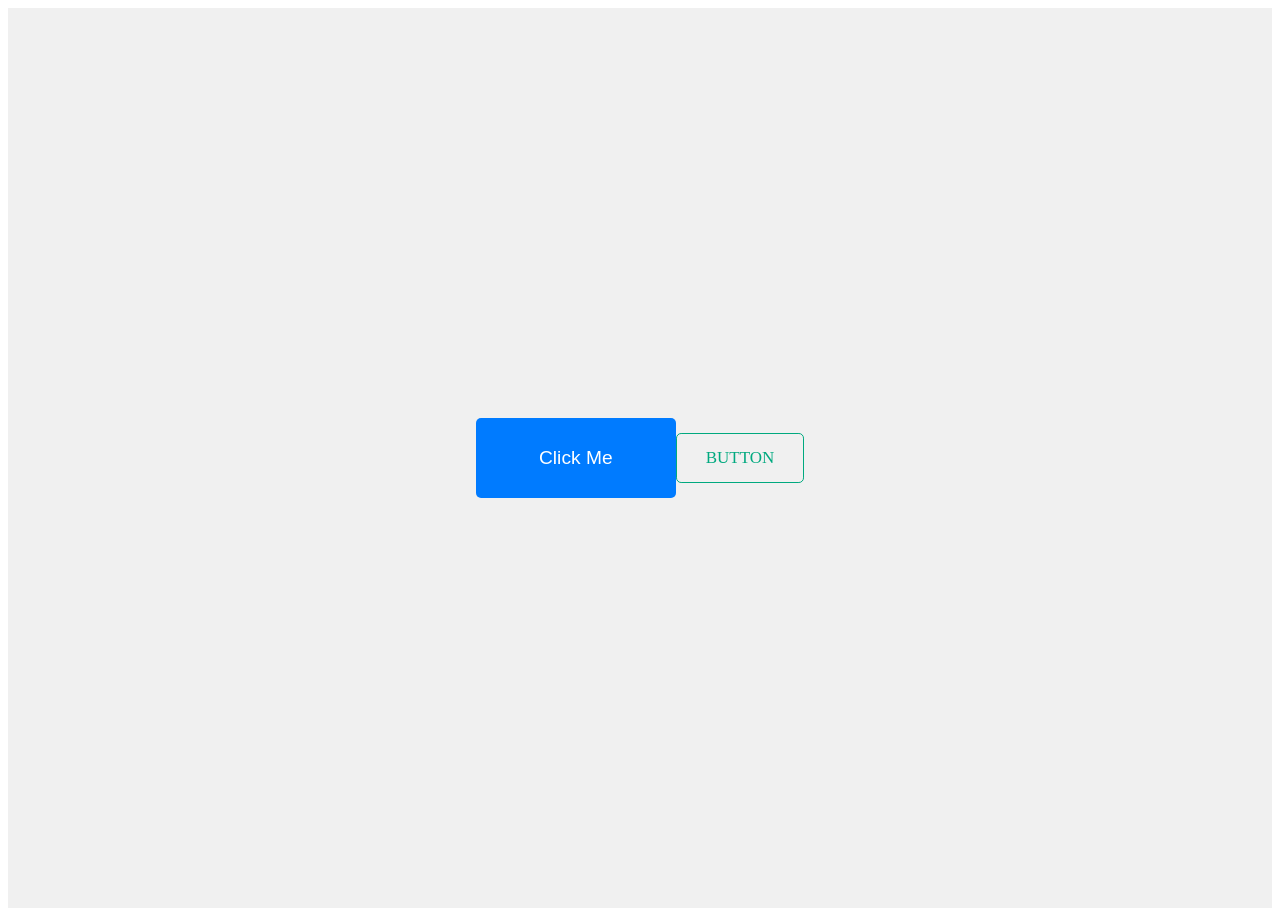
<file: 1 button for ai chat bot/index.html>
<!DOCTYPE html>
<html lang="en">

<head>
    <meta charset="UTF-8">
    <meta name="viewport" content="width=device-width, initial-scale=1.0">
    <title>Animated Button</title>
    <style>
        /* From Uiverse.io by nikk7007 */ 
.button {
 --color: #00A97F;
 padding: 0.8em 1.7em;
 background-color: transparent;
 border-radius: .3em;
 position: relative;
 overflow: hidden;
 cursor: pointer;
 transition: .5s;
 font-weight: 400;
 font-size: 17px;
 border: 1px solid;
 font-family: inherit;
 text-transform: uppercase;
 color: var(--color);
 z-index: 1;
}

.button::before, .button::after {
 content: '';
 display: block;
 width: 50px;
 height: 50px;
 transform: translate(-50%, -50%);
 position: absolute;
 border-radius: 50%;
 z-index: -1;
 background-color: var(--color);
 transition: 1s ease;
}

.button::before {
 top: -1em;
 left: -1em;
}

.button::after {
 left: calc(100% + 1em);
 top: calc(100% + 1em);
}

.button:hover::before, .button:hover::after {
 height: 410px;
 width: 410px;
}

.button:hover {
 color: rgb(10, 25, 30);
}

.button:active {
 filter: brightness(.8);
}

        .container {
            display: flex;
            justify-content: center;
            align-items: center;
            min-height: 100vh;
            background-color: #f0f0f0;
            /* Example background color */
        }

        .animated-button {
            position: relative;
            width: 200px;
            height: 80px;
            background-color: #007bff;
            /* Example button color */
            color: white;
            border: none;
            border-radius: 5px;
            font-size: 1.2em;
            cursor: pointer;
            overflow: hidden;
            /* Hide the expanding elements */
            transition: all 0.3s ease;
            /* Smooth transitions */
        }

        .animated-button:hover {
            transform: scale(1.05);
            /* Slight scale on hover */
        }

        .expand {
            position: absolute;
            background-color: rgba(0, 123, 255, 0.2);
            /* Semi-transparent color */
            transition: all 4s ease;
            pointer-events: none;
            /* Prevent interaction with the expanding elements */
        }

        .expand-top,
        .expand-bottom {
            left: 0;
            width: 100%;
            height: 0;
            /* Initial height */
        }

        .expand-left,
        .expand-right {
            top: 0;
            height: 100%;
            width: 0;
            /* Initial width */
        }

        .animated-button:active .expand-top {
            top: 0;
            height: 100vh;
        }

        .animated-button:active .expand-bottom {
            bottom: 0;
            height: 100vh;
        }

        .animated-button:active .expand-left {
            left: 0;
            width: 100vw;
        }

        .animated-button:active .expand-right {
            right: 0;
            width: 100vw;
        }
    </style>
</head>

<body>

    <div class="container">
        <button class="animated-button" onclick="navigateToNextPage()">
            Click Me
            <span class="expand expand-top"></span>
            <span class="expand expand-bottom"></span>
            <span class="expand expand-left"></span>
            <span class="expand expand-right"></span>
        </button>
        <button class="button"> Button
        </button>
    </div>

    <script>
        function navigateToNextPage() {
            // Replace 'next_page.html' with the actual URL of your new page
            window.location.href = 'next_page.html';
        }
    </script>

</body>

</html>
</file>
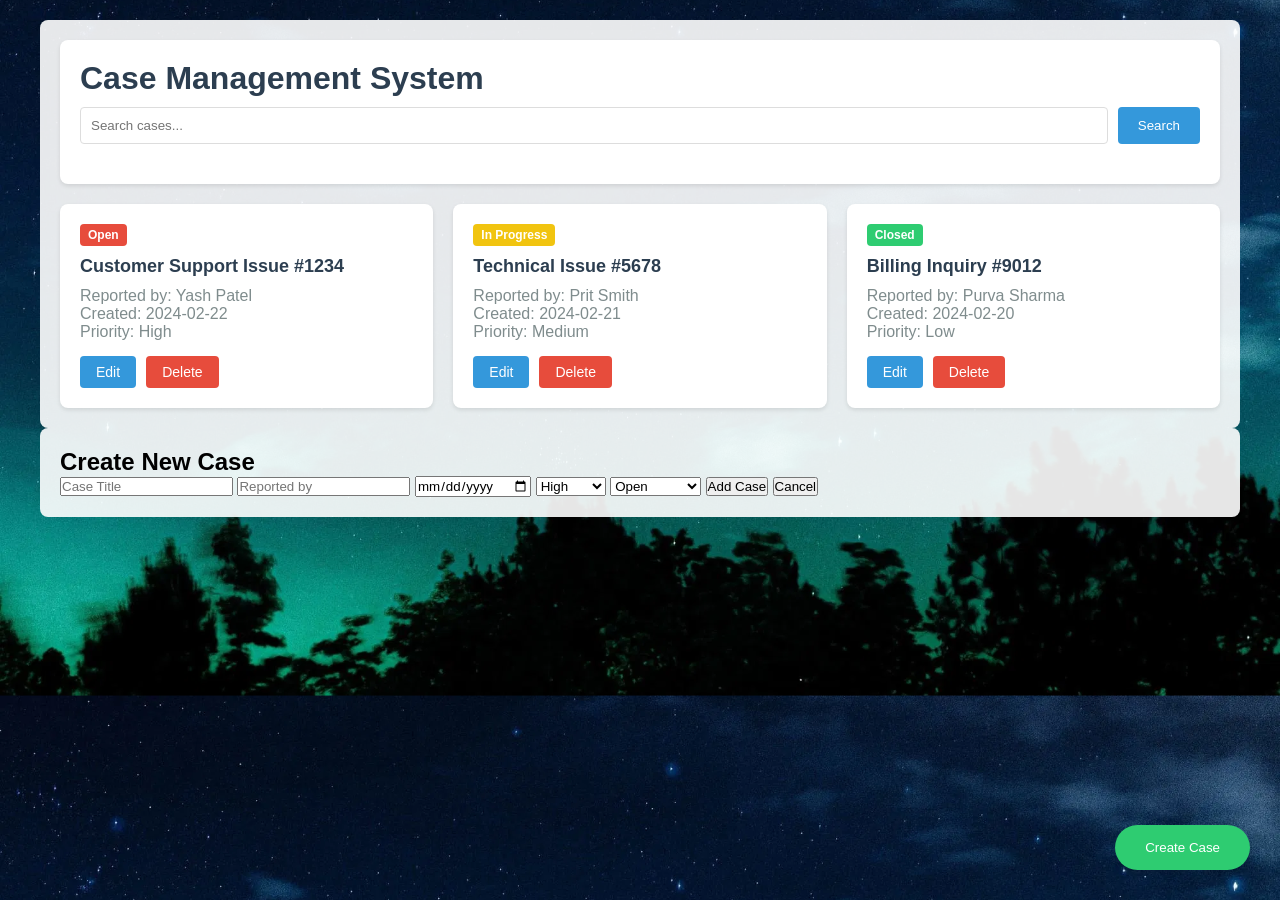
<file: Case Management/index.html>
<!DOCTYPE html>
<html lang="en">

<head>
    <meta charset="UTF-8">
    <meta name="viewport" content="width=device-width, initial-scale=1.0">
    <title>Case Management System</title>
    <style>
        * {
            margin: 0;
            padding: 0;
            box-sizing: border-box;
            font-family: Arial, sans-serif;
        }

        body {
            background-image: url('sample.jpg');
            background-size: cover;
            background-position: center;
            padding: 20px;
        }

        .container {
            max-width: 1200px;
            margin: 0 auto;
            background-color: rgba(255, 255, 255, 0.9);
            padding: 20px;
            border-radius: 8px;
        }

        .header {
            background-color: #fff;
            padding: 20px;
            border-radius: 8px;
            box-shadow: 0 2px 4px rgba(0, 0, 0, 0.1);
            margin-bottom: 20px;
        }

        .header h1 {
            color: #2c3e50;
            margin-bottom: 10px;
        }

        .search-bar {
            display: flex;
            gap: 10px;
            margin-bottom: 20px;
        }

        .search-bar input {
            flex: 1;
            padding: 10px;
            border: 1px solid #ddd;
            border-radius: 4px;
        }

        .search-bar button {
            padding: 10px 20px;
            background-color: #3498db;
            color: white;
            border: none;
            border-radius: 4px;
            cursor: pointer;
        }

        .search-bar button:hover {
            background-color: #2980b9;
        }

        .case-grid {
            display: grid;
            grid-template-columns: repeat(auto-fill, minmax(300px, 1fr));
            gap: 20px;
        }

        .case-card {
            background-color: white;
            padding: 20px;
            border-radius: 8px;
            box-shadow: 0 2px 4px rgba(0, 0, 0, 0.1);
        }

        .case-status {
            display: inline-block;
            padding: 4px 8px;
            border-radius: 4px;
            font-size: 12px;
            font-weight: bold;
            margin-bottom: 10px;
        }

        .status-open {
            background-color: #e74c3c;
            color: white;
        }

        .status-in-progress {
            background-color: #f1c40f;
            color: white;
        }

        .status-closed {
            background-color: #2ecc71;
            color: white;
        }

        .case-title {
            font-size: 18px;
            color: #2c3e50;
            margin-bottom: 10px;
        }

        .case-details {
            color: #7f8c8d;
            margin-bottom: 15px;
        }

        .case-actions {
            display: flex;
            gap: 10px;
        }

        .case-actions button {
            padding: 8px 16px;
            border: none;
            border-radius: 4px;
            cursor: pointer;
            font-size: 14px;
        }

        .btn-edit {
            background-color: #3498db;
            color: white;
        }

        .btn-delete {
            background-color: #e74c3c;
            color: white;
        }

        .create-case {
            position: fixed;
            bottom: 30px;
            right: 30px;
            background-color: #2ecc71;
            color: white;
            padding: 15px 30px;
            border-radius: 30px;
            border: none;
            cursor: pointer;
            box-shadow: 0 4px 6px rgba(0, 0, 0, 0.1);
        }

        .create-case:hover {
            background-color: #27ae60;
        }

        @media (max-width: 768px) {
            .case-grid {
                grid-template-columns: 1fr;
            }

            .search-bar {
                flex-direction: column;
            }
        }
    </style>
</head>

<body>
    <div class="container">
        <div class="header">
            <h1>Case Management System</h1>
            <div class="search-bar">
                <input type="text" id="searchInput" placeholder="Search cases...">
                <button onclick="searchCases()">Search</button>
            </div>
        </div>

        <div class="case-grid" id="caseGrid">
            <!-- Sample Case 1 -->
            <div class="case-card">
                <span class="case-status status-open">Open</span>
                <h2 class="case-title">Customer Support Issue #1234</h2>
                <p class="case-details">
                    Reported by: Yash Patel <br>
                    Created: 2024-02-22<br>
                    Priority: High
                </p>
                <div class="case-actions">
                    <button class="btn-edit" onclick="editCase(this)">Edit</button>
                    <button class="btn-delete" onclick="deleteCase(this)">Delete</button>
                </div>
            </div>

            <!-- Sample Case 2 -->
            <div class="case-card">
                <span class="case-status status-in-progress">In Progress</span>
                <h2 class="case-title">Technical Issue #5678</h2>
                <p class="case-details">
                    Reported by: Prit Smith<br>
                    Created: 2024-02-21<br>
                    Priority: Medium
                </p>
                <div class="case-actions">
                    <button class="btn-edit" onclick="editCase(this)">Edit</button>
                    <button class="btn-delete" onclick="deleteCase(this)">Delete</button>
                </div>
            </div>

            <!-- Sample Case 3 -->
            <div class="case-card">
                <span class="case-status status-closed">Closed</span>
                <h2 class="case-title">Billing Inquiry #9012</h2>
                <p class="case-details">
                    Reported by: Purva Sharma<br>
                    Created: 2024-02-20<br>
                    Priority: Low
                </p>
                <div class="case-actions">
                    <button class="btn-edit" onclick="editCase(this)">Edit</button>
                    <button class="btn-delete" onclick="deleteCase(this)">Delete</button>
                </div>
            </div>
        </div>
    </div>

    <button class="create-case" onclick="showCreateCaseForm()">Create Case</button>

    <div id="createCaseForm" style="display: none;"></div>
        <div class="container">
            <h2>Create New Case</h2>
            <input type="text" id="newCaseTitle" placeholder="Case Title">
            <input type="text" id="newCaseReporter" placeholder="Reported by">
            <input type="date" id="newCaseDate">
            <select id="newCasePriority">
                <option value="High">High</option>
                <option value="Medium">Medium</option>
                <option value="Low">Low</option>
            </select>
            <select id="newCaseStatus">
                <option value="Open">Open</option>
                <option value="In Progress">In Progress</option>
                <option value="Closed">Closed</option>
            </select>
            <button onclick="createCase()">Add Case</button>
            <button onclick="hideCreateCaseForm()">Cancel</button>
        </div>
    </div>

    <script>
        function searchCases() {
            const input = document.getElementById('searchInput').value.toLowerCase();
            const caseCards = document.querySelectorAll('.case-card');

            caseCards.forEach(card => {
                const title = card.querySelector('.case-title').textContent.toLowerCase();
                if (title.includes(input)) {
                    card.style.display = '';
                } else {
                    card.style.display = 'none';
                }
            });
        }

        function editCase(button) {
            const caseCard = button.closest('.case-card');
            alert('Edit case: ' + caseCard.querySelector('.case-title').textContent);
        }

        function deleteCase(button) {
            const caseCard = button.closest('.case-card');
            caseCard.remove();
        }

        function showCreateCaseForm() {
            document.getElementById('createCaseForm').style.display = 'block';
        }

        function hideCreateCaseForm() {
            document.getElementById('createCaseForm').style.display = 'none';
        }

        function createCase() {
            const title = document.getElementById('newCaseTitle').value;
            const reporter = document.getElementById('newCaseReporter').value;
            const date = document.getElementById('newCaseDate').value;
            const priority = document.getElementById('newCasePriority').value;
            const status = document.getElementById('newCaseStatus').value;

            const caseGrid = document.getElementById('caseGrid');
            const newCaseCard = document.createElement('div');
            newCaseCard.className = 'case-card';
            newCaseCard.innerHTML = `
                <span class="case-status status-${status.toLowerCase().replace(' ', '-')}">${status}</span>
                <h2 class="case-title">${title}</h2>
                <p class="case-details">
                    Reported by: ${reporter}<br>
                    Created: ${date}<br>
                    Priority: ${priority}
                </p>
                <div class="case-actions">
                    <button class="btn-edit" onclick="editCase(this)">Edit</button>
                    <button class="btn-delete" onclick="deleteCase(this)">Delete</button>
                </div>
            `;

            caseGrid.appendChild(newCaseCard);
            hideCreateCaseForm();
        }
    </script>
</body>

</html>
</file>
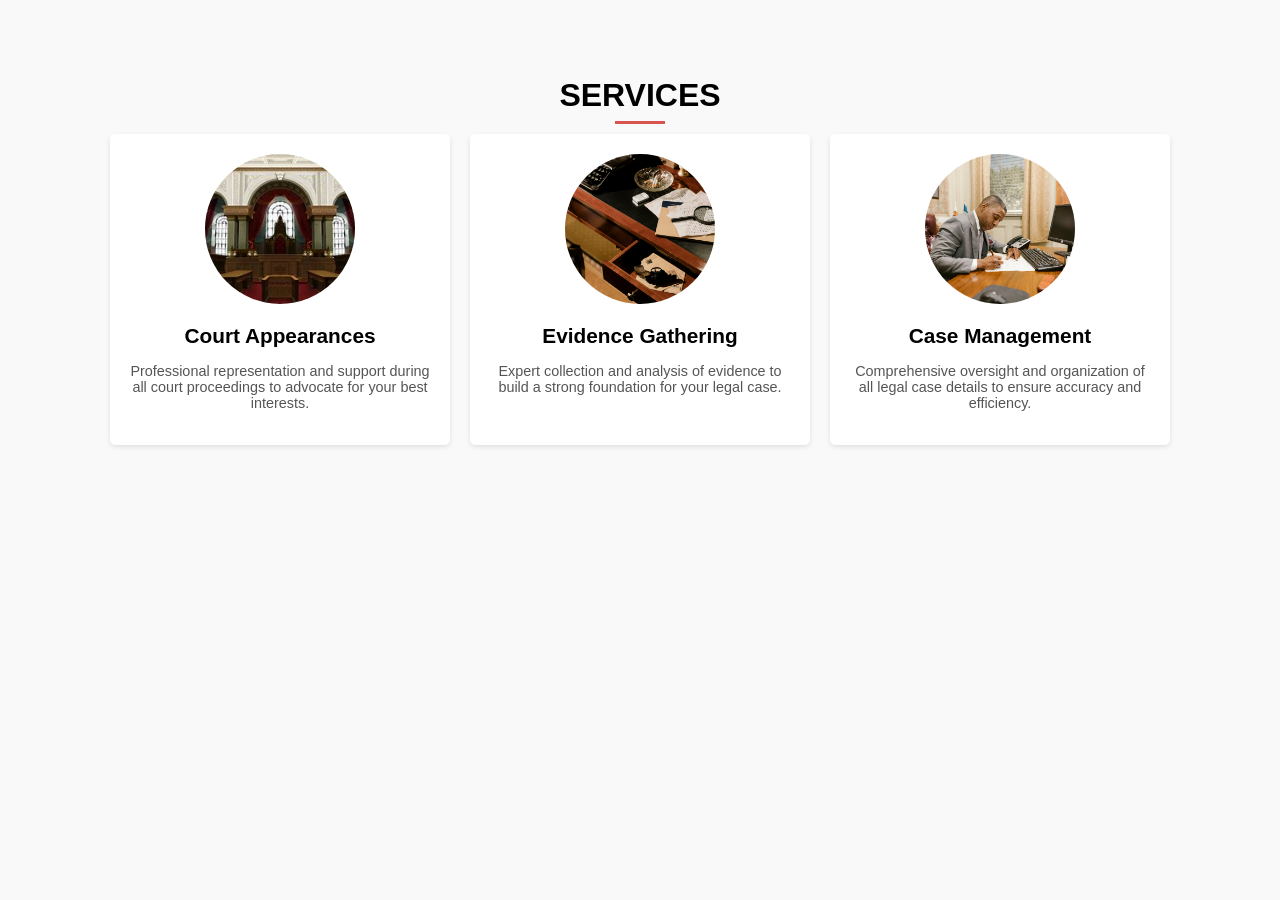
<file: Services/1/index.html>
<!DOCTYPE html>
<html lang="en">

<head>
    <meta charset="UTF-8">
    <meta name="viewport" content="width=device-width, initial-scale=1.0">
    <title>Services Section</title>
    <link rel="stylesheet" href="styles.css">
</head>

<body>
    <section class="services-section">
        <h2>SERVICES</h2>
        <div class="services-grid">
            <div class="service-item">
                <div class="image-container">
                    <img src="COURTROOM.jpg" alt="Court Appearances">
                </div>
                <h3>Court Appearances</h3>
                <p>Professional representation and support during all court proceedings to advocate for your best
                    interests.</p>
            </div>
            <div class="service-item">
                <div class="image-container">
                    <img src="pexels-cottonbro-7319074.jpg" alt="Evidence Gathering">
                </div>
                <h3>Evidence Gathering</h3>
                <p>Expert collection and analysis of evidence to build a strong foundation for your legal case.</p>
            </div>
            <div class="service-item">
                <div class="image-container">
                    <img src="pexels-rdne-7841820.jpg" alt="Case Management">
                </div>
                <h3>Case Management</h3>
                <p>Comprehensive oversight and organization of all legal case details to ensure accuracy and efficiency.
                </p>
            </div>
        </div>
    </section>
</body>

</html>
</file>
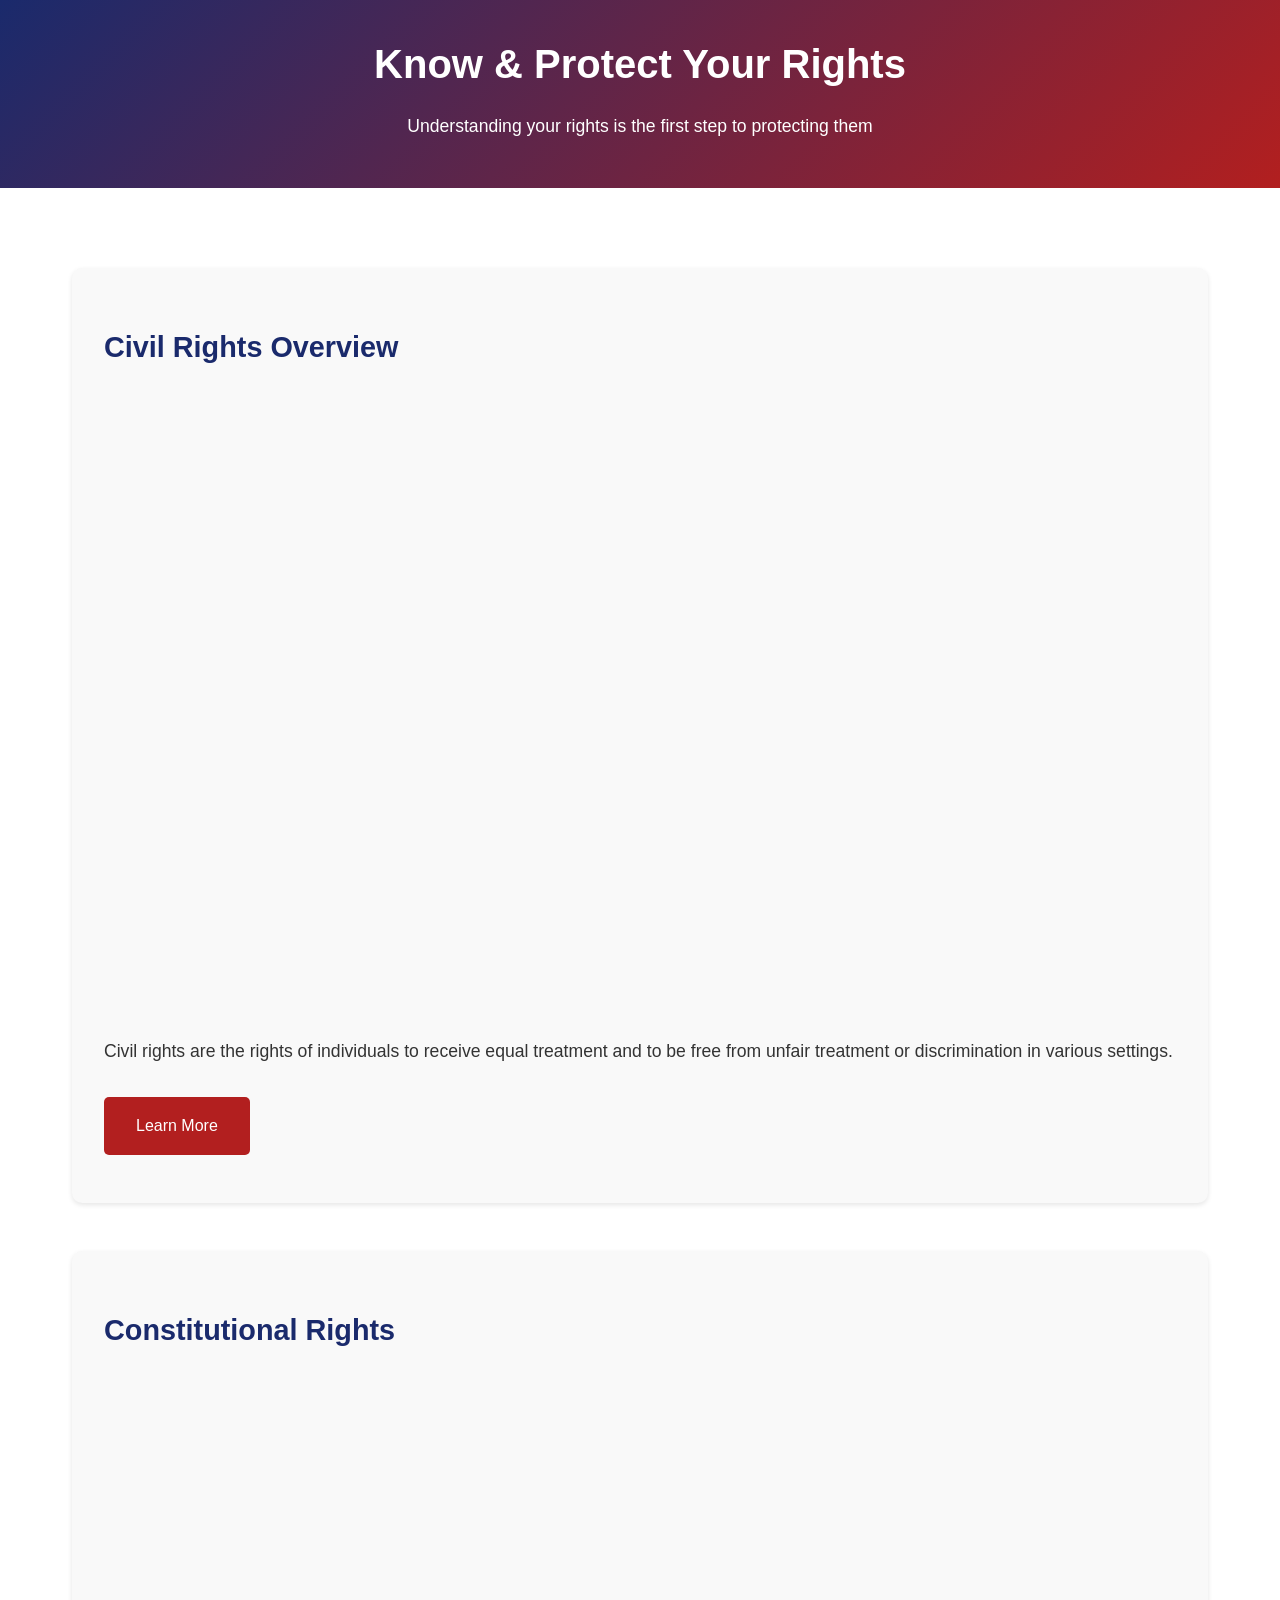
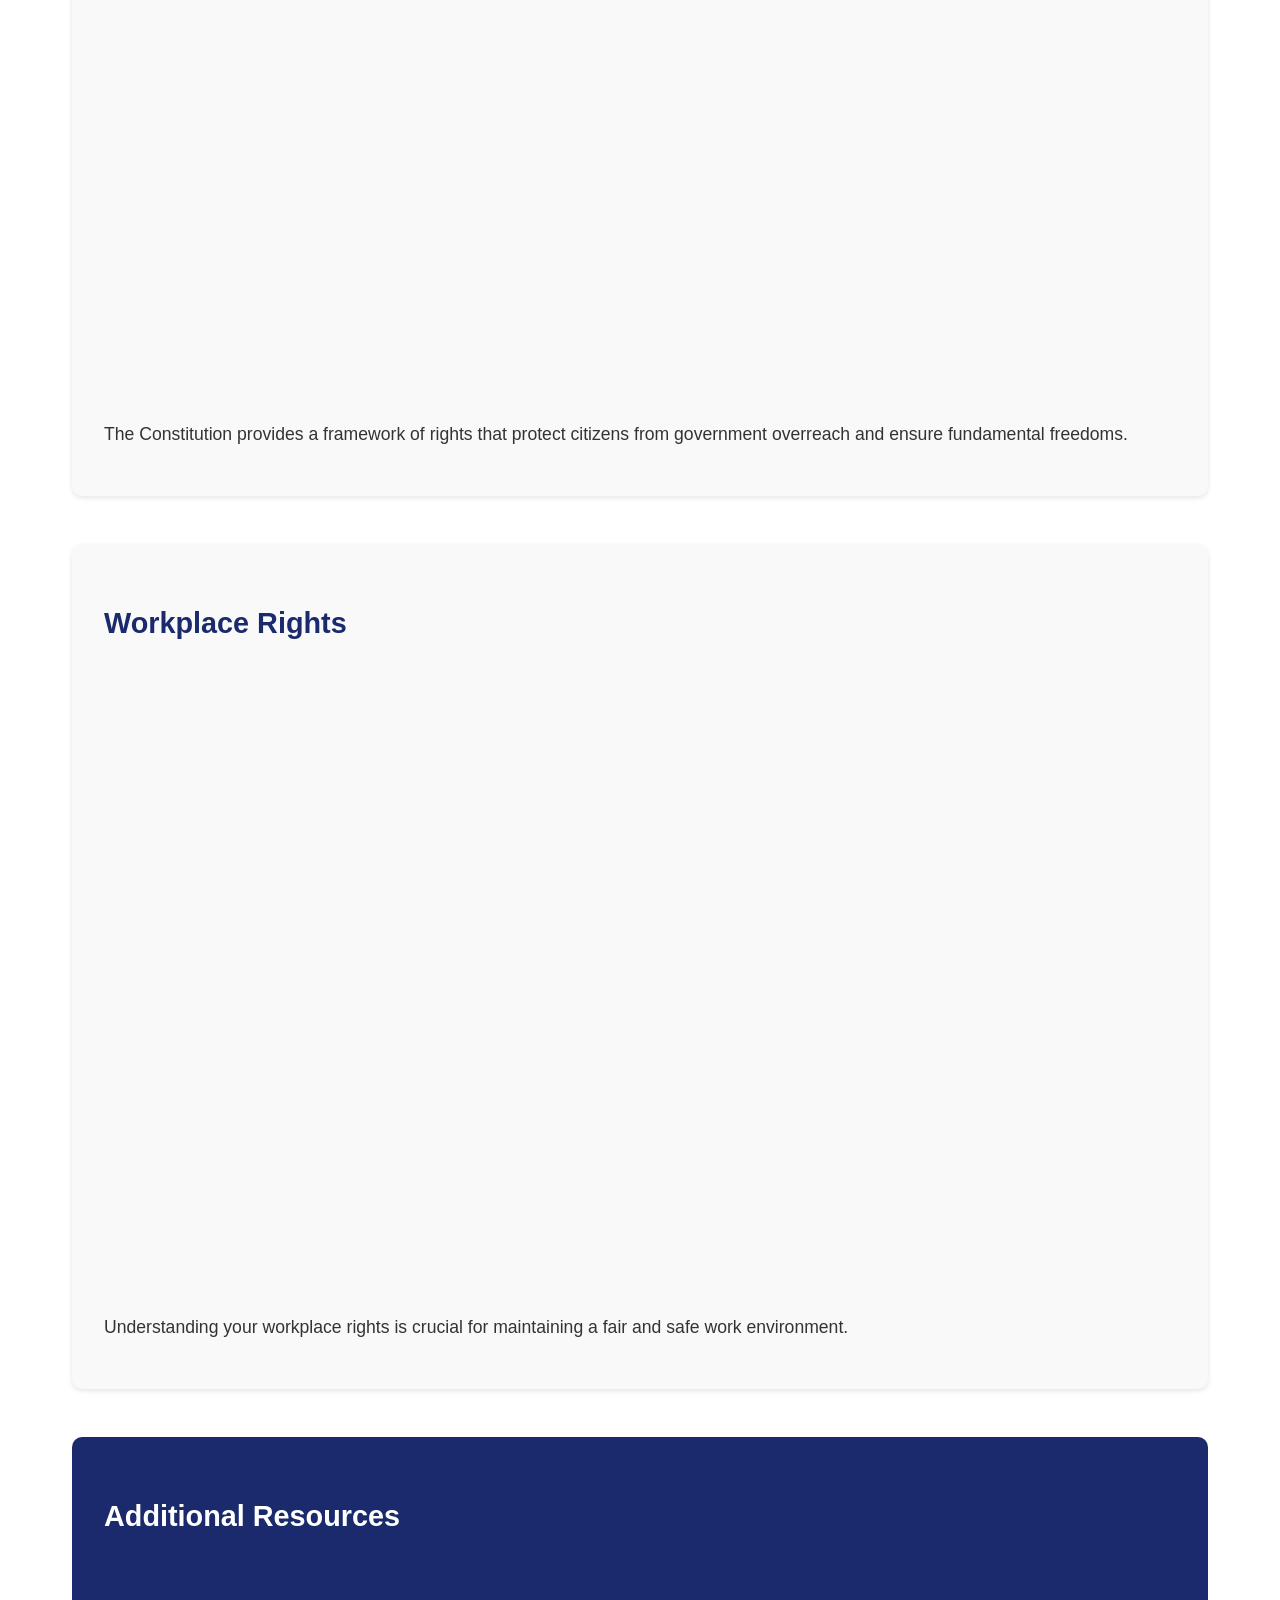
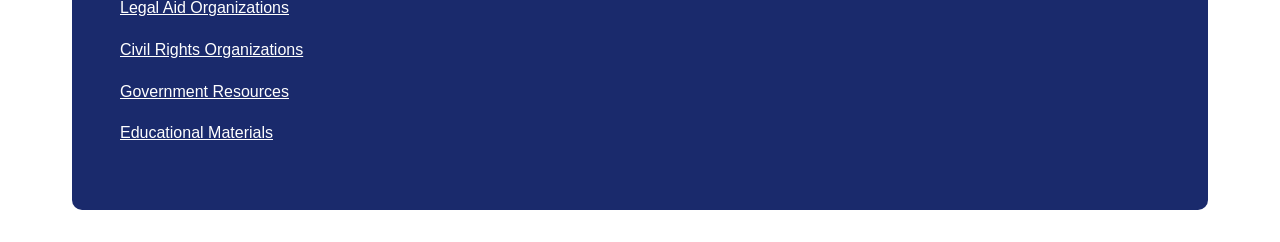
<file: Services/services/index.html>
<!DOCTYPE html>
<html lang="en">

<head>
    <meta charset="UTF-8">
    <meta name="viewport" content="width=device-width, initial-scale=1.0">
    <title>Know & Protect Your Rights</title>
    <style>
        * {
            margin: 0;
            padding: 0;
            box-sizing: border-box;
            font-family: 'Arial', sans-serif;
        }

        body {
            line-height: 1.6;
            color: #333;
        }

        header {
            background: linear-gradient(135deg, #1a2a6c, #b21f1f);
            color: white;
            text-align: center;
            padding: 2rem;
        }

        .container {
            max-width: 1200px;
            margin: 0 auto;
            padding: 2rem;
        }

        .rights-section {
            margin: 3rem 0;
            padding: 2rem;
            background: #f9f9f9;
            border-radius: 10px;
            box-shadow: 0 2px 5px rgba(0, 0, 0, 0.1);
        }

        .video-container {
            position: relative;
            width: 100%;
            padding-bottom: 56.25%;
            /* 16:9 Aspect Ratio */
            margin: 2rem 0;
        }

        .video-container iframe {
            position: absolute;
            top: 0;
            left: 0;
            width: 100%;
            height: 100%;
            border-radius: 8px;
        }

        h1 {
            font-size: 2.5rem;
            margin-bottom: 1rem;
        }

        h2 {
            color: #1a2a6c;
            margin: 1.5rem 0;
            font-size: 1.8rem;
        }

        p {
            margin: 1rem 0;
            font-size: 1.1rem;
        }

        .cta-button {
            display: inline-block;
            padding: 1rem 2rem;
            background-color: #b21f1f;
            color: white;
            text-decoration: none;
            border-radius: 5px;
            margin: 1rem 0;
            transition: background-color 0.3s;
        }

        .cta-button:hover {
            background-color: #8b1818;
        }

        .resources {
            background: #1a2a6c;
            color: white;
            padding: 2rem;
            border-radius: 10px;
            margin-top: 2rem;
        }

        .resources h2 {
            color: white;
        }

        .resources ul {
            list-style: none;
            padding: 1rem;
        }

        .resources li {
            margin: 1rem 0;
        }

        .resources a {
            color: white;
            text-decoration: underline;
        }

        @media (max-width: 768px) {
            .container {
                padding: 1rem;
            }

            h1 {
                font-size: 2rem;
            }

            h2 {
                font-size: 1.5rem;
            }
        }
    </style>
</head>

<body>
    <header>
        <h1>Know & Protect Your Rights</h1>
        <p>Understanding your rights is the first step to protecting them</p>
    </header>

    <div class="container">
        <section class="rights-section">
            <h2>Civil Rights Overview</h2>
            <div class="video-container">
                <iframe src="https://www.youtube.com/embed/S64zRnnn4Po" frameborder="0" allow="accelerometer; autoplay; clipboard-write; encrypted-media; gyroscope; picture-in-picture" allowfullscreen></iframe>
            </div>
            <p>Civil rights are the rights of individuals to receive equal treatment and to be free from unfair
                treatment or discrimination in various settings.</p>
            <a href="https://www.bing.com/search?q=Civil+Rights+Overview&cvid=40877f85a0fa4bbe8fc6885097a70a51&gs_lcrp=EgRlZGdlKgYIABBFGDkyBggAEEUYOTIGCAEQRRg80gEHNTA2ajBqMagCALACAA&FORM=ANAB01&PC=DCTS"
             target="_blank" class="cta-button">Learn More</a>
        </section>

        <section class="rights-section">
            <h2>Constitutional Rights</h2>
            <div class="video-container">
            <iframe src="https://www.youtube.com/embed/HlJptSA04u4" frameborder="0" allow="accelerometer; autoplay; clipboard-write; encrypted-media; gyroscope; picture-in-picture" allowfullscreen></iframe>
            </div>
            <p>The Constitution provides a framework of rights that protect citizens from government overreach and
            ensure fundamental freedoms.</p>
        </section>

        <section class="rights-section">
            <h2>Workplace Rights</h2>
            <div class="video-container">
                <iframe src="https://www.youtube.com/embed/smI1LMsAHSg" frameborder="0" allow="accelerometer; autoplay; clipboard-write; encrypted-media; gyroscope; picture-in-picture" allowfullscreen></iframe>
            </div>
            <p>Understanding your workplace rights is crucial for maintaining a fair and safe work environment.</p>
        </section>

        <section class="resources">
            <h2>Additional Resources</h2>
            <ul>
                <li><a href="https://en.wikipedia.org/wiki/Legal_aid">Legal Aid Organizations</a></li>
                <li><a href="https://en.wikipedia.org/wiki/Category:Civil_rights_organizations">Civil Rights Organizations</a></li>
                <li><a href="https://en.wikipedia.org/wiki/Government">Government Resources</a></li>
                <li><a href="https://en.wikipedia.org/wiki/Legal_education">Educational Materials</a></li>
            </ul>
        </section>
    </div>
</body>

</html>
</file>
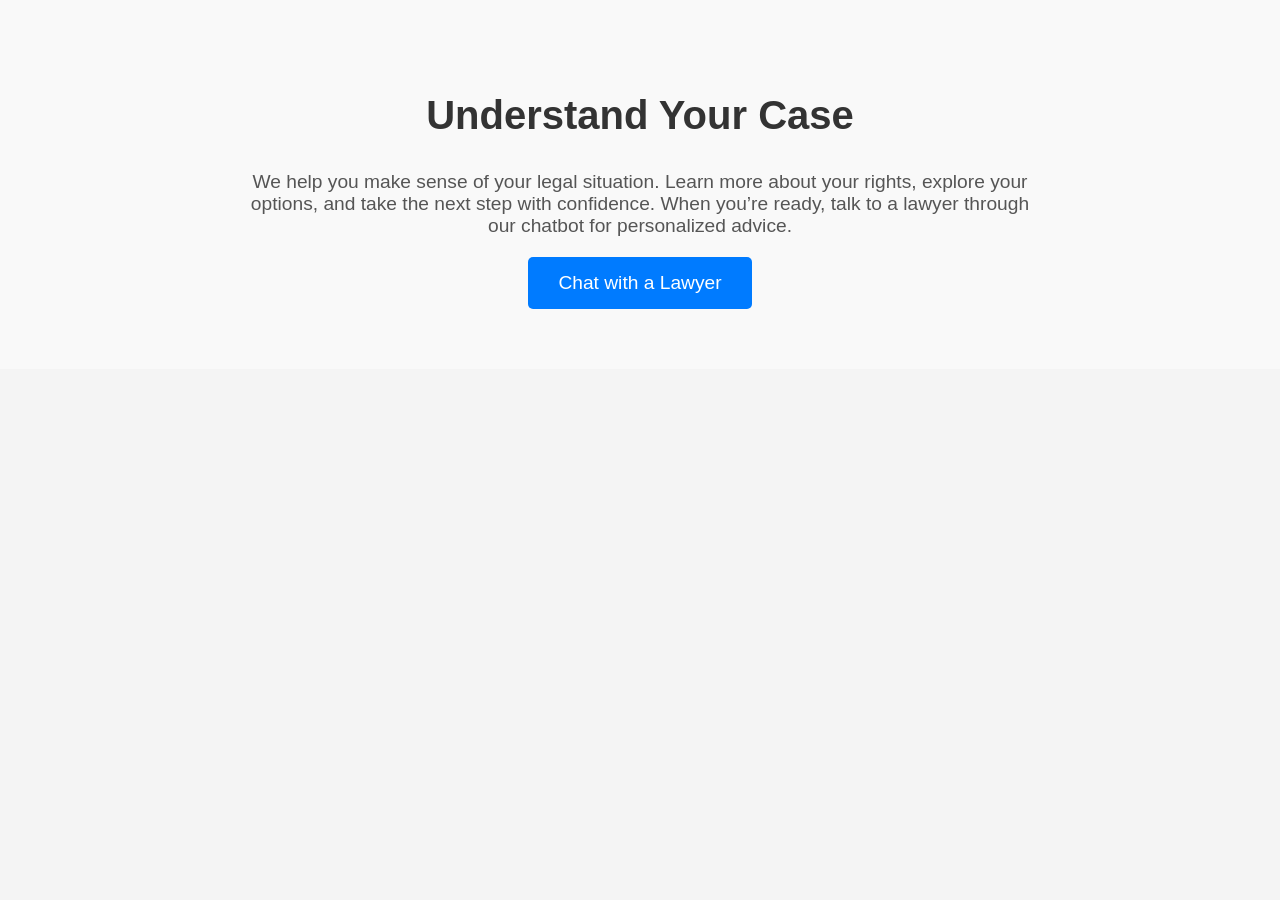
<file: UI/Ai chatbot/New/index.html>
<!DOCTYPE html>
<html lang="en">

<head>
    <meta charset="UTF-8">
    <meta name="viewport" content="width=device-width, initial-scale=1.0">
    <title>Understand Your Case</title>
    <link rel="stylesheet" href="styles.css">
    <style>
        body {
            font-family: Arial, sans-serif;
            margin: 0;
            padding: 0;
            box-sizing: border-box;
        }

        .case-section {
            padding: 60px 20px;
            background: #f9f9f9;
            text-align: center;
        }

        .case-section h2 {
            font-size: 2.5em;
            color: #333;
        }

        .case-section p {
            font-size: 1.2em;
            color: #555;
            margin: 20px 0;
            max-width: 800px;
            margin-left: auto;
            margin-right: auto;
        }

        .btn {
            display: inline-block;
            padding: 15px 30px;
            font-size: 1.2em;
            background: #007bff;
            color: #fff;
            text-decoration: none;
            border-radius: 5px;
            transition: background 0.3s;
        }

        .btn:hover {
            background: #0056b3;
        }
    </style>
</head>

<body>
    <section class="case-section">
        <h2>Understand Your Case</h2>
        <p>We help you make sense of your legal situation. Learn more about your rights, explore your options, and take
            the next step with confidence. When you’re ready, talk to a lawyer through our chatbot for personalized
            advice.</p>
        <a href="your-chatbot-page.html" class="btn">Chat with a Lawyer</a>
    </section>
</body>

</html>
</file>
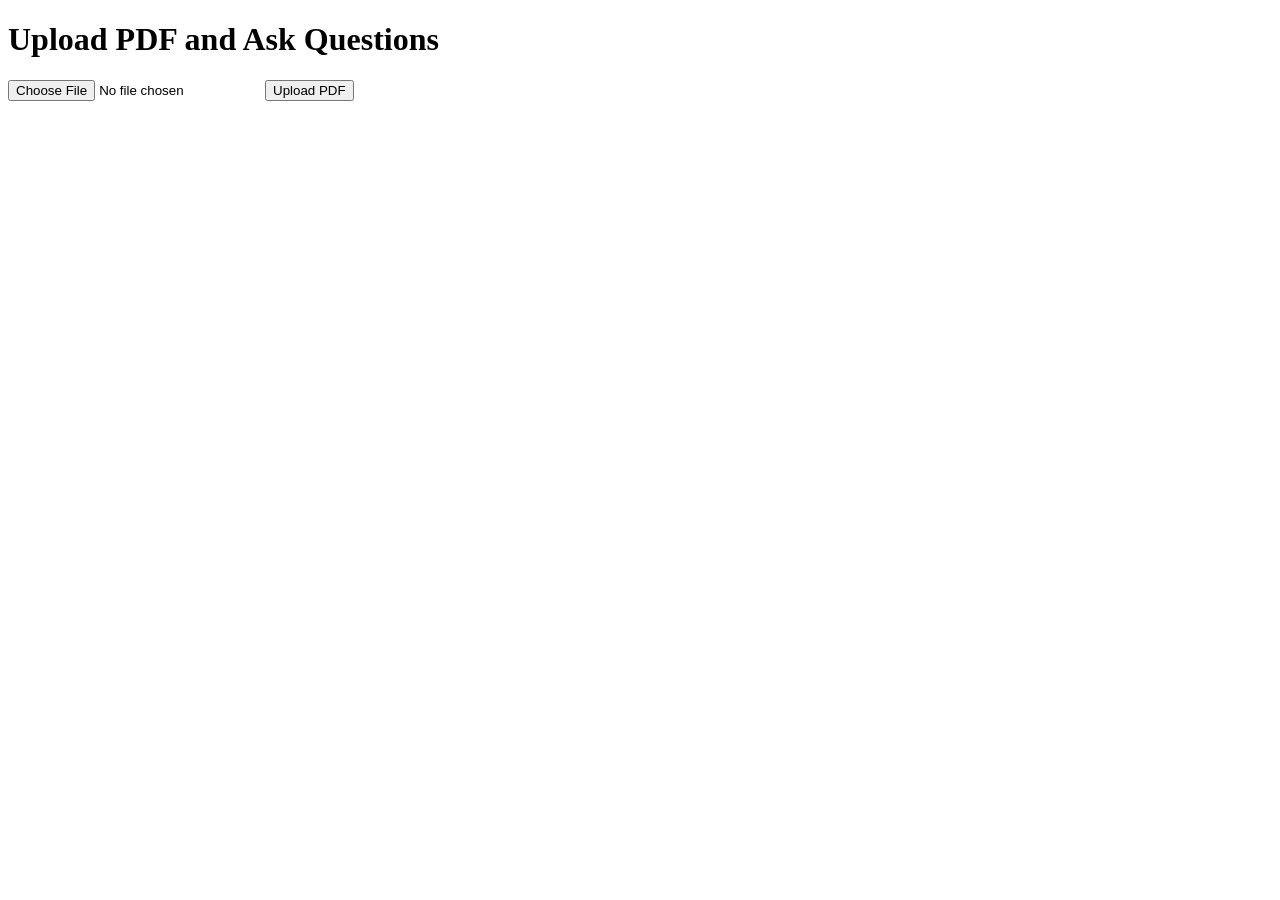
<file: UI/Ai chatbot/template/index.html>
<!DOCTYPE html>
<html lang="en">
<head>
    <meta charset="UTF-8">
    <meta name="viewport" content="width=device-width, initial-scale=1.0">
    <title>PDF Chatbot</title>
</head>
<body>
    <h1>Upload PDF and Ask Questions</h1>
    <form id="uploadForm" enctype="multipart/form-data">
        <input type="file" name="file" accept=".pdf" required>
        <button type="submit">Upload PDF</button>
    </form>

    <div id="pdfContent" style="display:none;">
        <h2>Ask a Question</h2>
        <input type="text" id="question" placeholder="Type your question here">
        <button id="askButton">Ask</button>
        <div id="answer"></div>
    </div>

    <script>
        document.getElementById('uploadForm').onsubmit = async function(event) {
            event.preventDefault();
            const formData = new FormData(this);
            const response = await fetch('/upload', {
                method: 'POST',
                body: formData
            });
            const result = await response.json();
            if (response.ok) {
                document.getElementById('pdfContent').style.display = 'block';
                window.pdfText = result.text; // Store PDF text globally
            } else {
                alert(result.error);
            }
        };

        document.getElementById('askButton').onclick = async function() {
            const question = document.getElementById('question').value;
            const response = await fetch('/ask', {
                method: 'POST',
                headers: {'Content-Type': 'application/json'},
                body: JSON.stringify({question: question, pdf_text: window.pdfText})
            });
            const result = await response.json();
            document.getElementById('answer').innerText = result.answer || "Sorry, I couldn't find an answer.";
        };
    </script>
</body>
</html>
</file>
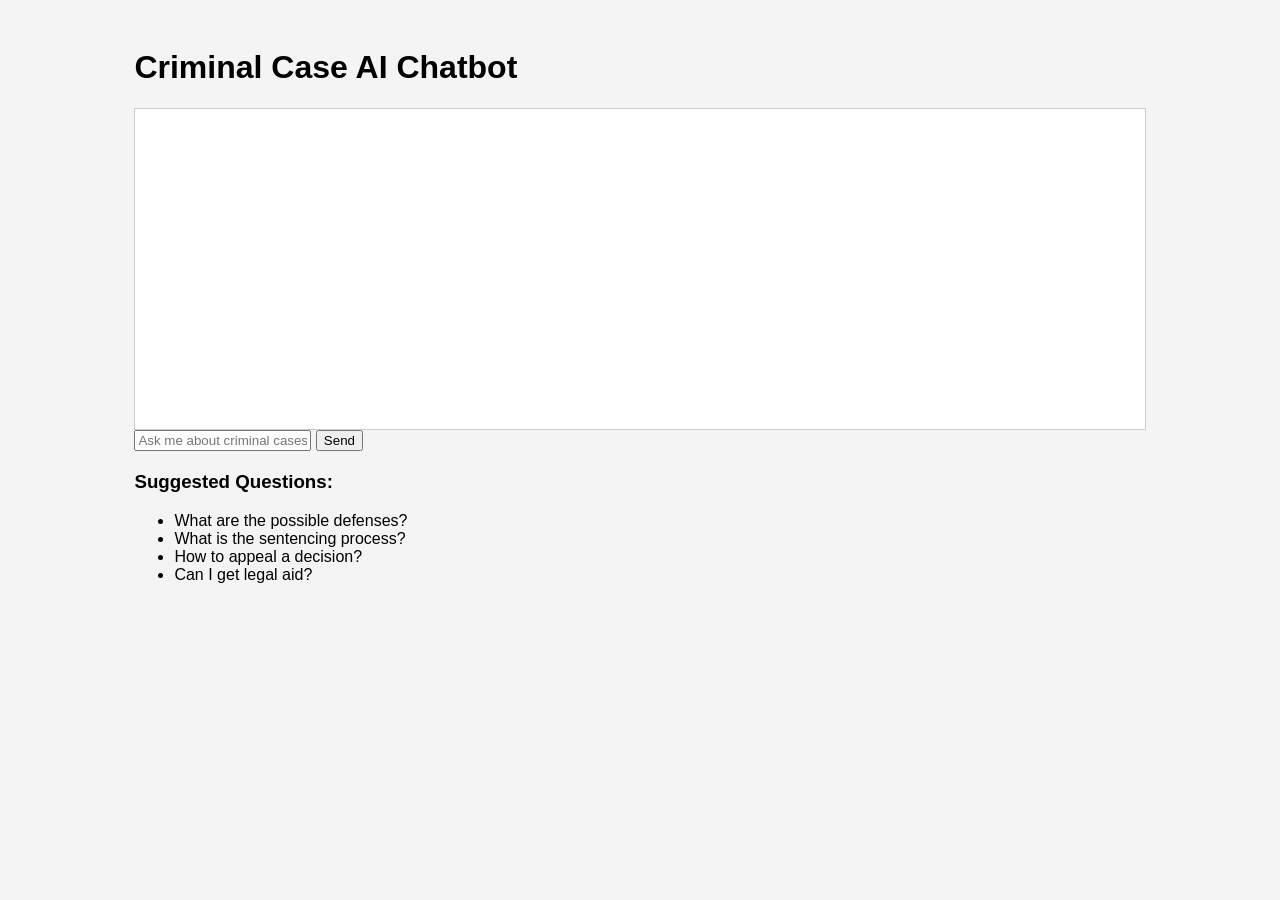
<file: 1 button for ai chat bot/newchatbot.html>
<!DOCTYPE html>
<html lang="en">

<head>
    <meta charset="UTF-8">
    <meta name="viewport" content="width=device-width, initial-scale=1.0">
    <title>Criminal Case AI Chatbot</title>
    <link rel="stylesheet" href="styles/styles.css">
</head>

<body>
    <div class="container">
        <h1>Criminal Case AI Chatbot</h1>
        <div id="chatbox" class="chatbox">
            <!-- Chat messages will appear here -->
        </div>
        <input type="text" id="userInput" placeholder="Ask me about criminal cases..." />
        <button onclick="sendMessage()">Send</button>
        <div id="suggestions" class="suggestions">
            <h3>Suggested Questions:</h3>
            <ul>
                <li onclick="setInput('What are the possible defenses?')">What are the possible defenses?</li>
                <li onclick="setInput('What is the sentencing process?')">What is the sentencing process?</li>
                <li onclick="setInput('How to appeal a decision?')">How to appeal a decision?</li>
                <li onclick="setInput('Can I get legal aid?')">Can I get legal aid?</li>
            </ul>
        </div>
    </div>

    <div id="appointmentModal" class="modal">
        <div class="modal-content">
            <span class="close" onclick="closeModal()">&times;</span>
            <h2>Schedule an Appointment</h2>
            <form id="appointmentForm">
                <label for="name">Your Name:</label><br>
                <input type="text" id="name" required><br><br>
                <label for="email">Your Email:</label><br>
                <input type="email" id="email" required><br><br>
                <label for="date">Preferred Date:</label><br>
                <input type="date" id="date" required><br><br>
                <button type="submit">Schedule</button>
            </form>
        </div>
    </div>

    <script src="script/script.js"></script>
</body>

</html>
</file>
<file: Services/1/styles.css>
/* General Styles */
body {
    font-family: sans-serif;
    margin: 0;
    padding: 0;
    background-color: #f9f9f9; /* Very light gray */
}

/* Services Section Styles */
.services-section {
    text-align: center;
    padding: 50px 20px;
}

.services-section h2 {
    font-size: 2em;
    margin-bottom: 20px;
    position: relative;
    display: inline-block;
}

.services-section h2::after {
    content: '';
    position: absolute;
    left: 50%;
    bottom: -10px;
    transform: translateX(-50%);
    width: 50px; /* Adjust width to match the line under "SERVICES" */
    height: 3px;
    background-color: #d9534f; /*  Red-ish color */
}

.services-grid {
    display: flex;
    justify-content: center;
    gap: 20px; /* Space between the items */
    flex-wrap: wrap; /* Allows items to wrap on smaller screens */
    max-width: 1200px; /* Adjust as needed for your overall layout */
    margin: 0 auto;
}

.service-item {
    background-color: #fff;
    padding: 20px;
    text-align: center;
    border-radius: 5px;
    box-shadow: 0 2px 5px rgba(0, 0, 0, 0.1);
    width: 300px; /* Adjust width as needed */
    margin-bottom: 20px;
}

.image-container {
    width: 150px;  /* Adjust size */
    height: 150px; /* Adjust size */
    border-radius: 50%; /* Make it a circle */
    overflow: hidden;
    margin: 0 auto 10px;
}

.image-container img {
    width: 100%;
    height: 100%;
    object-fit: cover; /* Ensures the image fills the circle */
}

.service-item h3 {
    font-size: 1.3em;
    margin-bottom: 10px;
}

.service-item p {
    font-size: 0.9em;
    color: #555;
}

/* Responsive Design (Optional) */
@media (max-width: 768px) {
    .services-grid {
        flex-direction: column; /* Stack items vertically on smaller screens */
        align-items: center;
    }
}
</file>
<file: UI/Ai chatbot/New/styles.css>
body {
    font-family: Arial, sans-serif;
    background-color: #f4f4f4;
    margin: 0;
    padding: 20px;
}

.container {
    max-width: 600px;
    margin: auto;
    background: white;
    padding: 20px;
    border-radius: 5px;
    box-shadow: 0 0 10px rgba(0, 0, 0, 0.1);
}

h1 {
    text-align: center;
}

input[type="text"],
input[type="file"] {
    width: calc(100% - 22px);
    padding: 10px;
    margin-top: 10px;
}

button {
    margin-top: 10px;
    padding: 10px;
    width: 100%;
    background-color: #28a745;
    color: white;
    border: none;
    border-radius: 5px;
}

button:hover {
    background-color: #218838;
}

.hidden {
    display: none;
}

#answer {
    margin-top: 20px;
}
</file>
<file: 1 button for ai chat bot/styles/styles.css>
body {
    font-family: Arial, sans-serif;
    background-color: #f4f4f4;
}

.container {
    width: 80%;
    margin: auto;
    padding: 20px;
}

.chatbox {
    border: 1px solid #ccc;
    height: 300px;
    overflow-y: scroll;
    padding: 10px;
    background-color: white;
}

.suggestions {
    margin-top: 20px;
}

.modal {
    display: none;
    position: fixed;
    z-index: 1;
    left: 0;
    top: 0;
    width: 100%;
    height: 100%;
    overflow: auto;
    background-color: rgb(0, 0, 0);
    background-color: rgba(0, 0, 0, 0.4);
}

.modal-content {
    background-color: #fefefe;
    margin: 15% auto;
    padding: 20px;
    border: 1px solid #888;
    width: 80%;
}

.close {
    color: #aaa;
    float: right;
}
</file>
